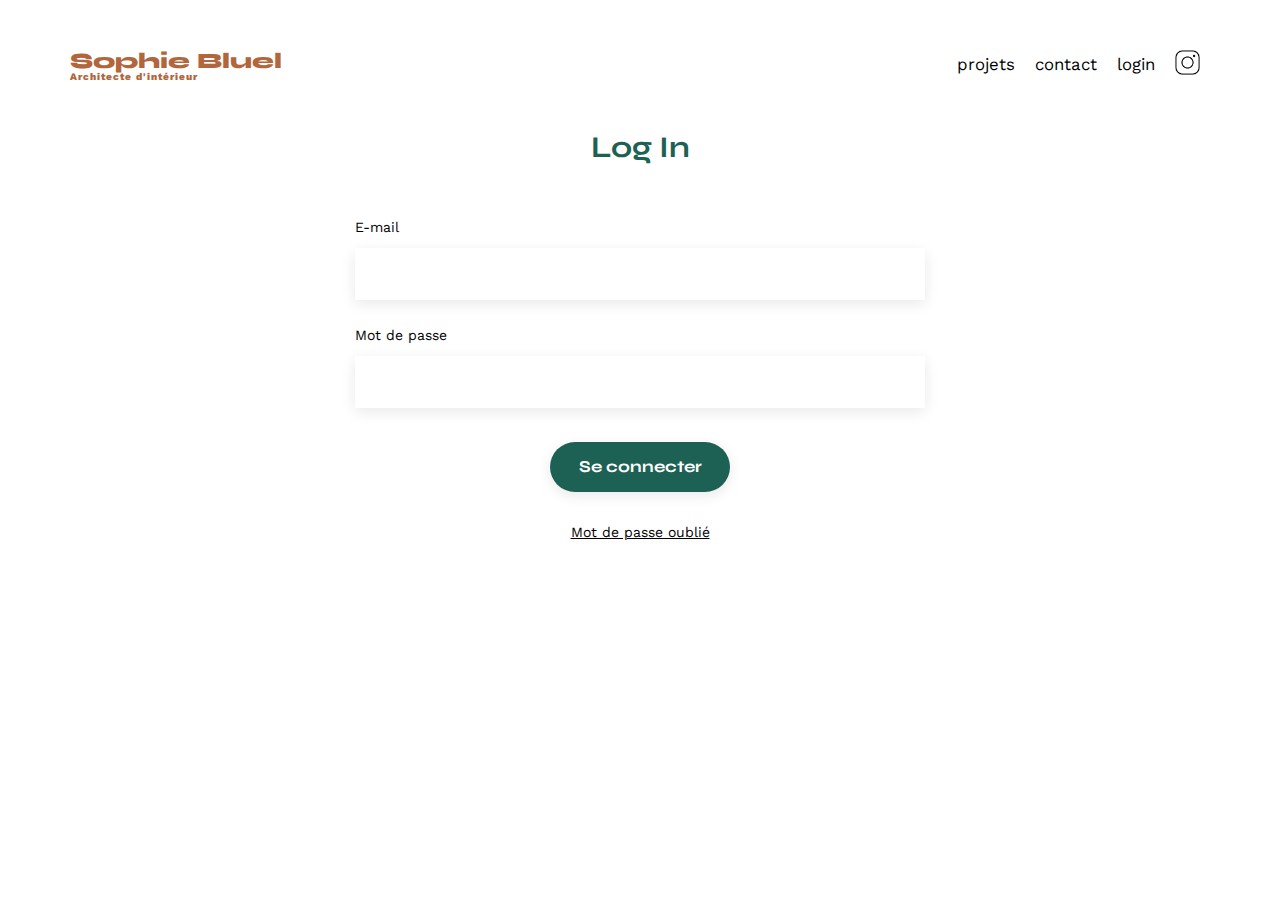
<file: sophie-bluel/FrontEnd/page-connection.html>
<!DOCTYPE html>
<html lang="fr">
<head>
	<meta charset="UTF-8">
	<title>Sophie Bluel - Page de connexion</title>
	<meta name="viewport" content="width=device-width, initial-scale=1.0">
	<link rel="preconnect" href="https://fonts.googleapis.com">
	<link rel="preconnect" href="https://fonts.gstatic.com" crossorigin>
	<link href="https://fonts.googleapis.com/css2?family=Syne:wght@700;800&family=Work+Sans&display=swap" rel="stylesheet">
	<meta name="description" content="">
	<link rel="stylesheet" href="./assets/style.css">
	<script async src="./scripts/connection.js" type="module" defer></script>
</head>
<body>
    <header>
        <h1>Sophie Bluel <span>Architecte d'intérieur</span></h1>
        <nav>
            <ul>
                <li>projets</li>
                <li>contact</li>
                <li>login</li>
                <li><img src="./assets/icons/instagram.png" alt="Instagram"></li>
            </ul>
        </nav>
    </header>
    <main>
        <section id="connection">
            <h2>Log In</h2>
            <form>
            </form>
        </section>   
    </main>
</body>
</file>
<file: sophie-bluel/FrontEnd/assets/style.css>
/* http://meyerweb.com/eric/tools/css/reset/
   v2.0 | 20110126
   License: none (public domain)
*/

html, body, div, span, applet, object, iframe,
h1, h2, h3, h4, h5, h6, p, blockquote, pre,
a, abbr, acronym, address, big, cite, code,
del, dfn, em, img, ins, kbd, q, s, samp,
small, strike, strong, sub, sup, tt, var,
b, u, i, center,
dl, dt, dd, ol, ul, li,
fieldset, form, label, legend,
table, caption, tbody, tfoot, thead, tr, th, td,
article, aside, canvas, details, embed,
figure, figcaption, footer, header, hgroup,
menu, nav, output, ruby, section, summary,
time, mark, audio, video {
	margin: 0;
	padding: 0;
	border: 0;
	font-size: 100%;
	font: inherit;
	vertical-align: baseline;
}
/* HTML5 display-role reset for older browsers */
article, aside, details, figcaption, figure,
footer, header, hgroup, menu, nav, section {
	display: block;
}
body {
	line-height: 1;
}
ol, ul {
	list-style: none;
}
blockquote, q {
	quotes: none;
}
blockquote:before, blockquote:after,
q:before, q:after {
	content: '';
	content: none;
}
table {
	border-collapse: collapse;
	border-spacing: 0;
}
/** end reset css**/
body {
	max-width: 1140px;
	margin: auto;
	font-family: 'Work Sans' ;
	font-size: 14px;
}
header {
	display: flex;
	justify-content: space-between;
	margin: 50px 0
}
section {
	margin: 50px 0
}

h1{
	display: flex;
	flex-direction: column;
	font-family: 'Syne';
	font-size: 22px;
	font-weight: 800;
	color: #B1663C
}

h1 > span {
	font-family: 'Work Sans';
	font-size:10px;
	letter-spacing: 0.1em;
;
}

h2{
	font-family: 'Syne';
	font-weight: 700;
	font-size: 30px;
	color: #1D6154
}

nav ul {
	display: flex;
	align-items: center;
	list-style-type: none;

}
nav li {
	padding: 0 10px;
	font-size: 1.2em;
}

nav img {
	width: 25px
}

li:hover {
	color: #B1663C;
}
#introduction {
	display: flex;
	align-items: center;
	padding-bottom: 30px;
}
#introduction figure {
	flex: 1
}
#introduction img {
	display: block;
	margin: auto;
	width: 80%;
}

#introduction article {
	flex: 1
}
#introduction h2 {
	margin-bottom: 1em;
}

#introduction p {
	margin-bottom: 0.5em;
}
#portfolio h2 {
	text-align: center;
	margin-bottom: 1em;
}
.gallery {
	width: 100%;
	display: grid;
	grid-template-columns: 1fr 1fr 1fr;
	grid-column-gap: 20px;
	grid-row-gap: 20px;
}

.gallery img {
	width: 100%;

}
#contact, #connection {
	width: 50%;
margin: auto;
}
#contact, #connection > * {
	text-align: center;

}
#contact h2, #connection h2{
	margin-bottom: 20px;
}
#contact form, #connection form {
	text-align: left;
	margin-top:30px;
	display: flex;
	flex-direction: column;
}

#contact input, #connection input {
	height: 50px;
	font-size: 1.2em;
	border: none;
	box-shadow: 0px 4px 14px rgba(0, 0, 0, 0.09);
}

#category-select, #form #title {
    height: 50px;
	font-size: 1.2em;
	border: none;
	box-shadow: 0px 4px 14px rgba(0, 0, 0, 0.09);
	width: 100%;
	margin: 10px 0 25px 0;
}

#contact label, #connection label {
	margin: 2em 0 1em 0;
}
#contact textarea {
	border: none;
	box-shadow: 0px 4px 14px rgba(0, 0, 0, 0.09);
}

input[type="submit"]{
	font-family: 'Syne';
	font-weight: 700;
	color: white;
	background-color: #1D6154;
	margin : 2em auto ;
	width: 180px;
	text-align: center;
	border-radius: 60px ;
}

footer nav ul {
	display: flex;
	justify-content: flex-end;
	margin: 2em
}

/*** Style pour les boutons filtres ****/

.filterBar {
	display: flex;
	justify-content: center;
	padding: 10px 0 40px 0;
}

.filterBtn {
	font-family: 'Syne';
	font-weight: 600;
	color: #1D6154;
	background-color: white;
	text-align: center;
	border-radius: 60px ;
	border: 2px #1D6154 solid;
	padding: 10px;
	margin: 0 5px;
	cursor: pointer;
}

.filterBtn:active {
	color: white;
	background-color: #1D6154;
}


/** Autre **/

.underline {
	text-decoration: underline;
}

.center-alignment {
	display: flex;
	justify-content: center;
}

a {
	text-decoration: none;
	color: black;
}

/*message d'erreur connexion incorrecte*/

.error-message {
	font-weight: 600;
	font-size: 15px;
	padding: 20px 0 0 5px;
	color: rgb(176, 20, 20);
}

/*header en mode édition*/
.edit-page-header {
	margin: 0;
	height: 60px;
	display: flex;
	justify-content: center;
	align-items: center;
	background-color: black;
	color: white;
	position: absolute;
	width: 100%;
	top: 0;
	left: 0;
	bottom: 0;
	right: 0;
}

.edit-page-header p {
	padding-left: 10px;
}
/*div qui contient le titre & btn 'modifier' de la section portfolio*/

/*bouton modifier les travaux*/
.js-modal {
	padding: 10px 0 0 20px;
}


/****** style de la fenetre modale ******/
.modal {
	position: fixed;
	display: flex;
	justify-content: center;
	align-items: center;
	top: 0;
	left: 0;
	width: 100%;
	height: 100%;
	background: rgba(0, 0, 0, 0.4);
}

.modal-container {
	width: 630px;
	height: 650px;
	border-radius: 10px;
	padding: 20px;
	background-color: #fff;
}

.modalBtn {
	display: flex;
	justify-content: center;
	align-items: center;
	font-family: 'Syne';
	font-weight: 300;
	color: white;
	background-color: #1D6154;
	padding: 9px 30px;
	margin : 2em auto ;
	width: 180px;
	text-align: center;
	border-radius: 60px ;
}

.js-close-modal {
	background-color: white;
	border: none;
	cursor: pointer;
	position: relative;
	left: 585px;
	font-size: 20px;
}

.js-close-modal2 {
	background-color: white;
	border: none;
	cursor: pointer;
	position: relative;
	left: 550px;
	font-size: 20px;
}

h3{
	font-family: 'Work Sans';
	font-weight: 400;
	font-size: 26px;
	margin-top: 30px;
	text-align: center;
}

hr {
	border: 1px solid #B3B3B3;
	margin-left: 70px;
	margin-right: 70px;
}

/*Photos de la fêntre modale*/
.img-container {
	margin: 30px 65px 40px 65px;
	display: flex;
	flex-wrap: wrap;
}

.modal1-figure {
    width: 18%;
	padding: 5px;
	position: relative;
}

.modal-images {
    width: 100%;
	
}

.fa-solid.fa-trash-can {
	position: absolute;
	font-size: 10px;
	background-color: black;
	border-radius: 2px;
	color: white;
	padding: 3px;
	margin-right: 20px;
	left: 75px;
	bottom: 105px;
}

.js-previous-modal {
	background-color: white;
	border: none;
	cursor: pointer;
	font-size: 20px;
}

.cursor {
	cursor: pointer;
}

#submit {
	background-color: rgb(179, 179, 179);
	padding: 6px;
}

.modal-files {
	height: 180px;
	display: flex;
	flex-direction: column;
	justify-content: center;
	align-items: center;
	margin: 30px 0;
	background-color: rgb(229, 239, 244);
	
}
.fa-regular.fa-image {
	color: rgb(196, 200, 208);
	font-size: 60px;
	margin: 10px;
}
#add-file {
	background-color: rgb(212, 212, 212);
	border-radius: 30px;
	padding: 10px 25px;
	margin-bottom: 10px;
	color: rgb(69, 108, 121);
	font-weight: 600;
}
.modal2-form {
	margin: 0 70px;
}
#category, .add-img-title {
	font-weight: 600;
}
</file>
